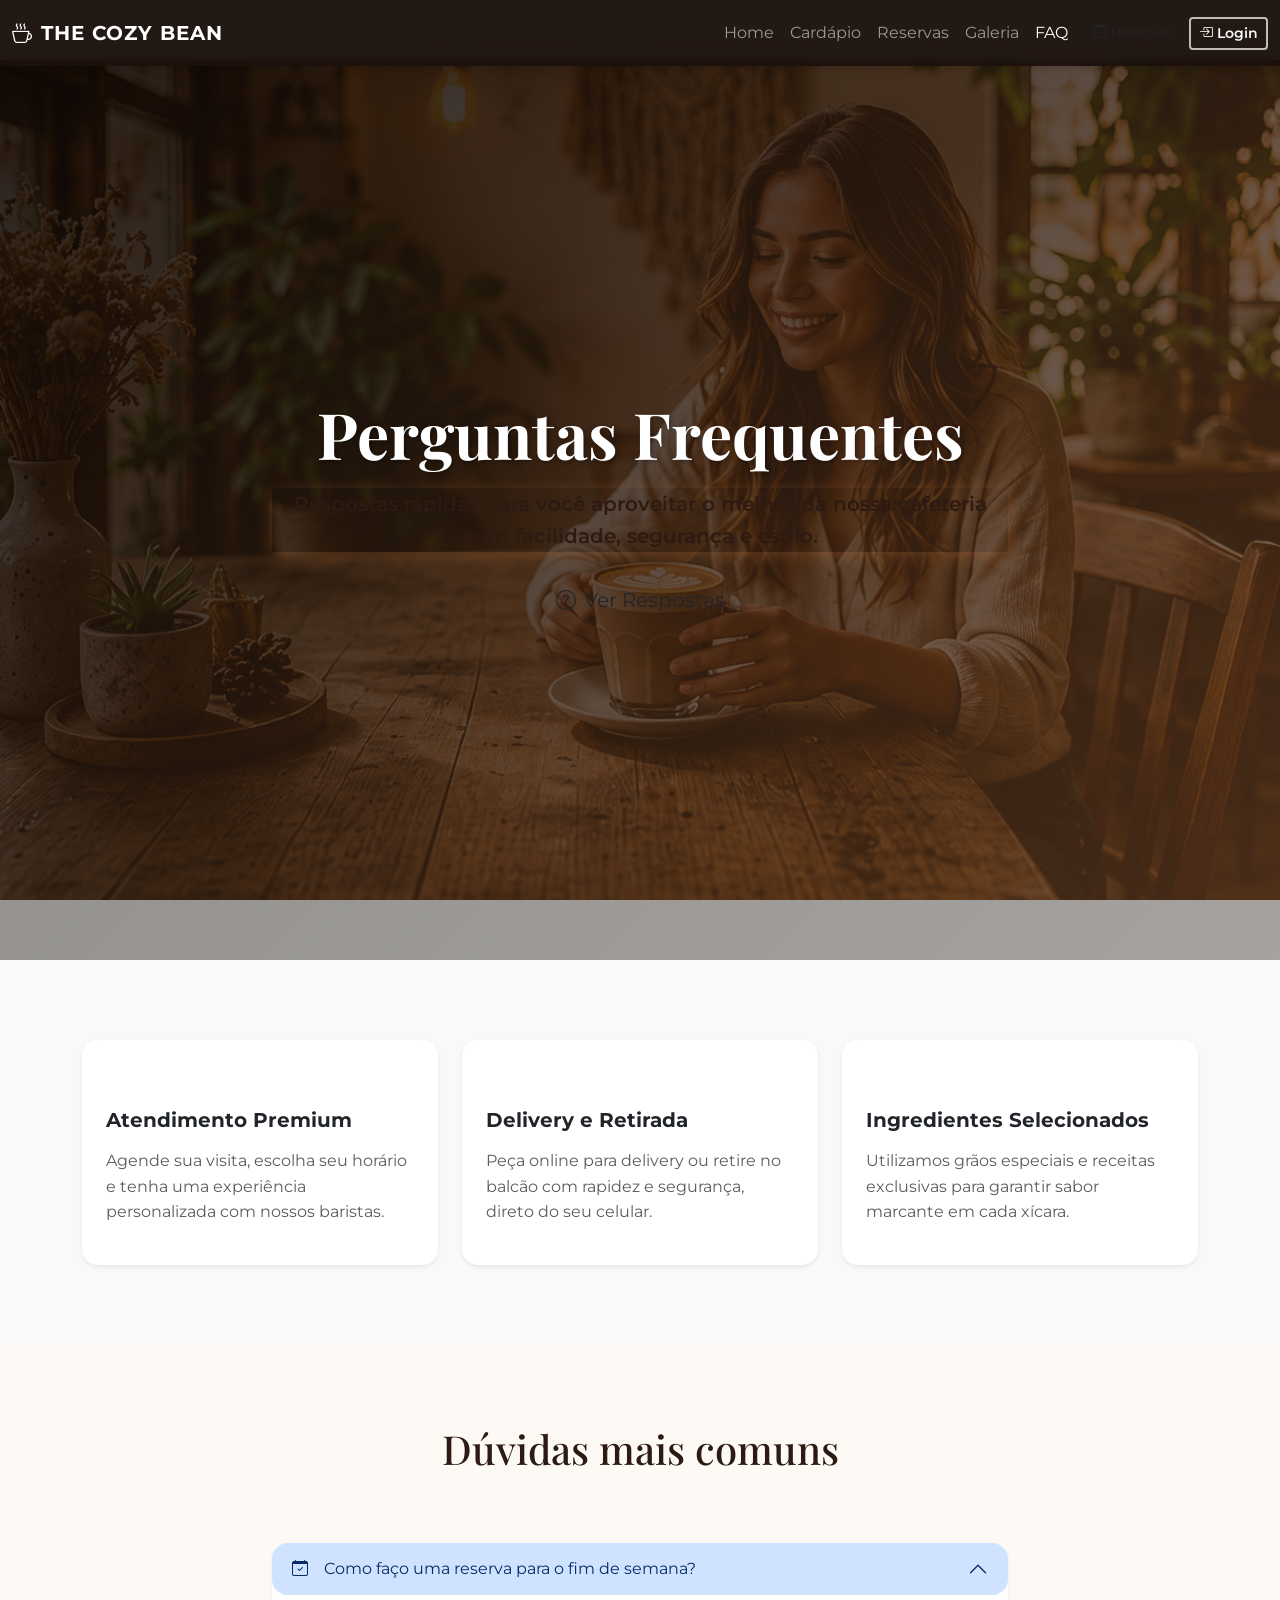
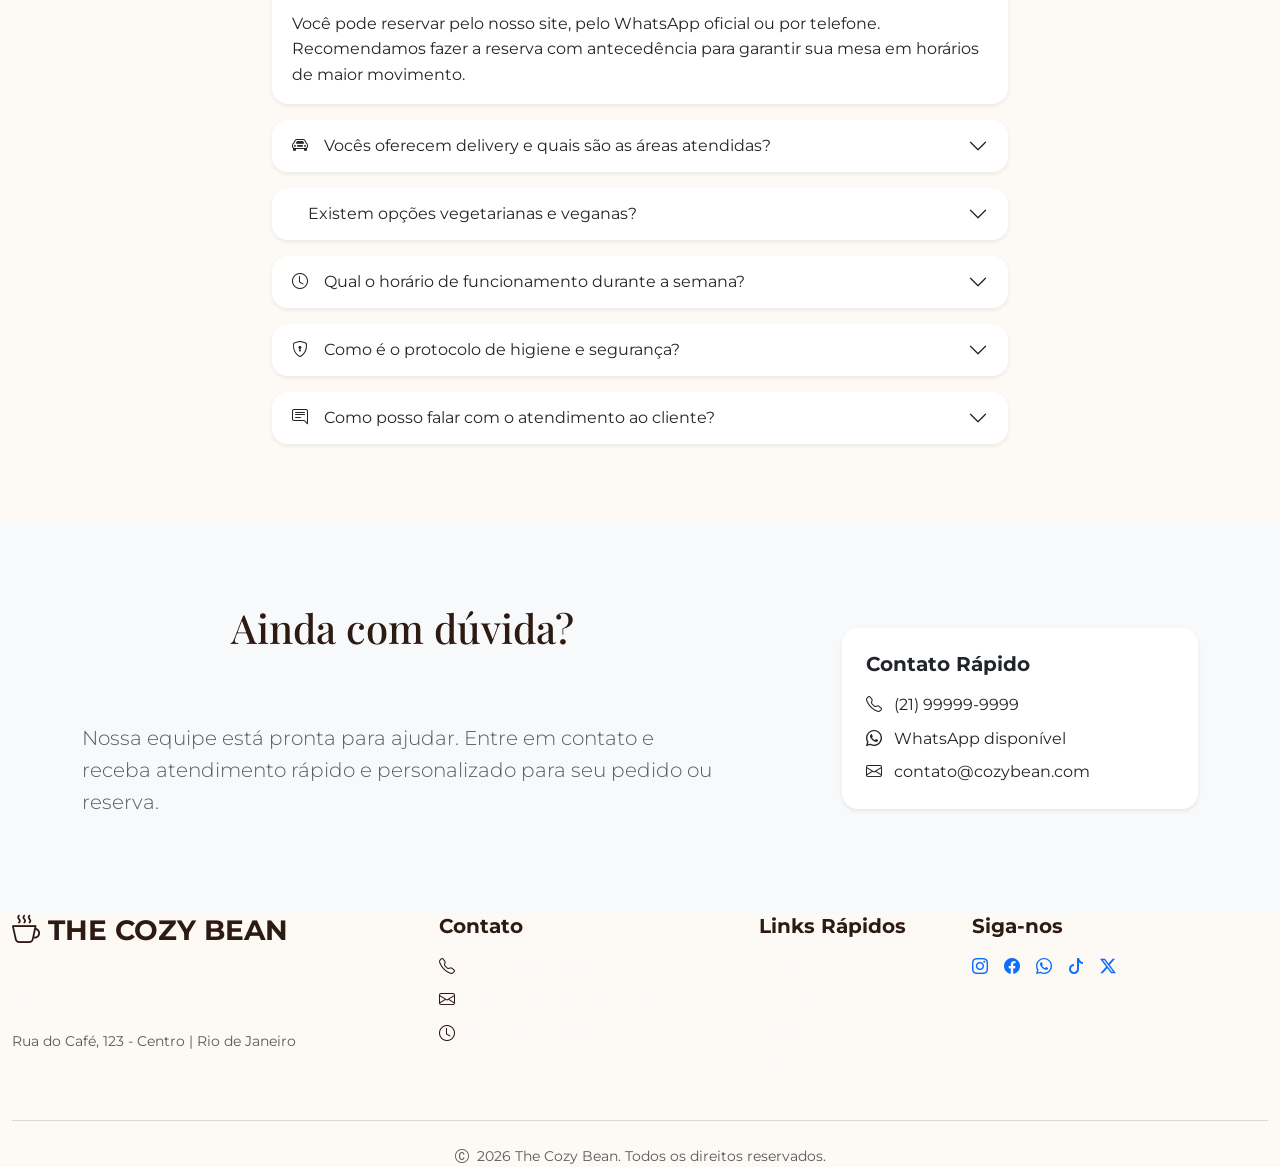
<file: cozy-bean/faq.html>
<!DOCTYPE html>
<html lang="pt-BR">

<head>
    <meta charset="UTF-8">
    <meta name="viewport" content="width=device-width, initial-scale=1.0">

    <title>FAQ | The Cozy Bean - Café Artesanal</title>

    <!-- Bootstrap -->
    <link href="https://cdn.jsdelivr.net/npm/bootstrap@5.3.8/dist/css/bootstrap.min.css" rel="stylesheet">

    <!-- Bootstrap Icons -->
    <link href="https://cdn.jsdelivr.net/npm/bootstrap-icons@1.11.3/font/bootstrap-icons.css" rel="stylesheet">

    <!-- Google Fonts -->
    <link
        href="https://fonts.googleapis.com/css2?family=Playfair+Display:wght@700&family=Montserrat:wght@300;400;500;600;700&display=swap"
        rel="stylesheet">

    <link rel="stylesheet" href="css/style.css">
</head>

<body>

    <!-- ===================================
         NAVBAR
    ==================================== -->

    <nav class="navbar navbar-expand-lg navbar-dark fixed-top custom-navbar">
        <div class="container-fluid">
            <a class="navbar-brand logo fw-bold" href="index.html">
                <i class="bi bi-cup-hot me-2"></i>THE COZY BEAN
            </a>

            <button class="navbar-toggler" type="button" data-bs-toggle="collapse" data-bs-target="#menu"
                aria-controls="menu" aria-expanded="false" aria-label="Toggle navigation">
                <span class="navbar-toggler-icon"></span>
            </button>

            <div class="collapse navbar-collapse" id="menu">
                <ul class="navbar-nav ms-auto">
                    <li class="nav-item">
                        <a href="index.html" class="nav-link">Home</a>
                    </li>
                    <li class="nav-item">
                        <a href="produtos.html" class="nav-link">Cardápio</a>
                    </li>
                    <li class="nav-item">
                        <a href="index.html#reservas" class="nav-link">Reservas</a>
                    </li>
                    <li class="nav-item">
                        <a href="index.html#galeria" class="nav-link">Galeria</a>
                    </li>
                    <li class="nav-item">
                        <a href="faq.html" class="nav-link active">FAQ</a>
                    </li>
                </ul>

                <div class="d-flex gap-2 ms-2">
                    <a href="index.html#reservas" class="btn btn-caramel btn-sm">
                        <i class="bi bi-calendar-check me-1"></i>Reservar
                    </a>
                    <button class="btn btn-outline-light btn-sm" type="button" data-bs-toggle="modal"
                        data-bs-target="#loginModal">
                        <i class="bi bi-box-arrow-in-right me-1"></i>Login
                    </button>
                </div>
            </div>
        </div>
    </nav>

    <!-- ===================================
         HERO FAQ
    ==================================== -->

    <header class="hero-section" style="background: linear-gradient(135deg, rgba(24, 13, 8, 0.8) 0%, rgba(198, 122, 66, 0.55) 100%), url('img/hero.png') center/cover; background-attachment: fixed;">
        <div class="overlay"></div>
        <div class="container hero-content text-center">
            <div class="row justify-content-center">
                <div class="col-lg-8 col-12">
                    <h1 class="hero-title display-4 fw-bold mb-3">Perguntas Frequentes</h1>
                    <p class="hero-subtitle lead mb-4">Respostas rápidas para você aproveitar o melhor da nossa cafeteria com facilidade, segurança e estilo.</p>
                    <a href="#faq-sections" class="btn btn-caramel btn-lg">
                        <i class="bi bi-question-circle me-2"></i>Ver Respostas</a>
                </div>
            </div>
        </div>
    </header>

    <!-- ===================================
         FAQ INFO CARDS
    ==================================== -->

    <section class="section-padding bg-light">
        <div class="container">
            <div class="row g-4">
                <div class="col-md-4 col-12">
                    <div class="card rounded-4 shadow-sm border-0 h-100">
                        <div class="card-body p-4">
                            <span class="badge bg-caramel text-white mb-3 px-3 py-2 rounded-pill">Serviço</span>
                            <h5 class="fw-bold mb-3">Atendimento Premium</h5>
                            <p class="text-muted">Agende sua visita, escolha seu horário e tenha uma experiência personalizada com nossos baristas.</p>
                        </div>
                    </div>
                </div>
                <div class="col-md-4 col-12">
                    <div class="card rounded-4 shadow-sm border-0 h-100">
                        <div class="card-body p-4">
                            <span class="badge bg-caramel text-white mb-3 px-3 py-2 rounded-pill">Entrega</span>
                            <h5 class="fw-bold mb-3">Delivery e Retirada</h5>
                            <p class="text-muted">Peça online para delivery ou retire no balcão com rapidez e segurança, direto do seu celular.</p>
                        </div>
                    </div>
                </div>
                <div class="col-md-4 col-12">
                    <div class="card rounded-4 shadow-sm border-0 h-100">
                        <div class="card-body p-4">
                            <span class="badge bg-caramel text-white mb-3 px-3 py-2 rounded-pill">Qualidade</span>
                            <h5 class="fw-bold mb-3">Ingredientes Selecionados</h5>
                            <p class="text-muted">Utilizamos grãos especiais e receitas exclusivas para garantir sabor marcante em cada xícara.</p>
                        </div>
                    </div>
                </div>
            </div>
        </div>
    </section>

    <!-- ===================================
         FAQ SECTION
    ==================================== -->

    <section id="faq-sections" class="section-padding">
        <div class="container">
            <h2 class="section-title">Dúvidas mais comuns</h2>
            <div class="row justify-content-center">
                <div class="col-lg-8 col-12">
                    <div class="accordion" id="faqAccordion">

                        <div class="accordion-item border-0 mb-3 shadow-sm rounded-4">
                            <h2 class="accordion-header" id="headingOne">
                                <button class="accordion-button rounded-4" type="button" data-bs-toggle="collapse"
                                    data-bs-target="#collapseOne" aria-expanded="true" aria-controls="collapseOne">
                                    <i class="bi bi-calendar-check me-3 text-caramel"></i>Como faço uma reserva para o fim de semana?
                                </button>
                            </h2>
                            <div id="collapseOne" class="accordion-collapse collapse show" aria-labelledby="headingOne"
                                data-bs-parent="#faqAccordion">
                                <div class="accordion-body">
                                    Você pode reservar pelo nosso site, pelo WhatsApp oficial ou por telefone. Recomendamos fazer a reserva com antecedência para garantir sua mesa em horários de maior movimento.
                                </div>
                            </div>
                        </div>

                        <div class="accordion-item border-0 mb-3 shadow-sm rounded-4">
                            <h2 class="accordion-header" id="headingTwo">
                                <button class="accordion-button rounded-4 collapsed" type="button" data-bs-toggle="collapse"
                                    data-bs-target="#collapseTwo" aria-expanded="false" aria-controls="collapseTwo">
                                    <i class="bi bi-car-front me-3 text-caramel"></i>Vocês oferecem delivery e quais são as áreas atendidas?
                                </button>
                            </h2>
                            <div id="collapseTwo" class="accordion-collapse collapse" aria-labelledby="headingTwo"
                                data-bs-parent="#faqAccordion">
                                <div class="accordion-body">
                                    Sim, temos delivery para toda a zona sul e região central. O valor da entrega varia conforme a distância e pode ser conferido na hora do pedido.</n></div>
                            </div>
                        </div>

                        <div class="accordion-item border-0 mb-3 shadow-sm rounded-4">
                            <h2 class="accordion-header" id="headingThree">
                                <button class="accordion-button rounded-4 collapsed" type="button" data-bs-toggle="collapse"
                                    data-bs-target="#collapseThree" aria-expanded="false" aria-controls="collapseThree">
                                    <i class="bi bi-leaf me-3 text-caramel"></i>Existem opções vegetarianas e veganas?
                                </button>
                            </h2>
                            <div id="collapseThree" class="accordion-collapse collapse" aria-labelledby="headingThree"
                                data-bs-parent="#faqAccordion">
                                <div class="accordion-body">
                                    Sim, temos uma seleção especial de bebidas, snacks e sobremesas veganas. Nossa equipe também pode adaptar alguns itens do cardápio para você.</div>
                            </div>
                        </div>

                        <div class="accordion-item border-0 mb-3 shadow-sm rounded-4">
                            <h2 class="accordion-header" id="headingFour">
                                <button class="accordion-button rounded-4 collapsed" type="button" data-bs-toggle="collapse"
                                    data-bs-target="#collapseFour" aria-expanded="false" aria-controls="collapseFour">
                                    <i class="bi bi-clock me-3 text-caramel"></i>Qual o horário de funcionamento durante a semana?
                                </button>
                            </h2>
                            <div id="collapseFour" class="accordion-collapse collapse" aria-labelledby="headingFour"
                                data-bs-parent="#faqAccordion">
                                <div class="accordion-body">
                                    Funcionamos de segunda a sexta das 7h às 22h, e aos sábados e domingos das 8h às 23h. Em feriados, o horário pode sofrer pequenas alterações.</div>
                            </div>
                        </div>

                        <div class="accordion-item border-0 mb-3 shadow-sm rounded-4">
                            <h2 class="accordion-header" id="headingFive">
                                <button class="accordion-button rounded-4 collapsed" type="button" data-bs-toggle="collapse"
                                    data-bs-target="#collapseFive" aria-expanded="false" aria-controls="collapseFive">
                                    <i class="bi bi-shield-lock me-3 text-caramel"></i>Como é o protocolo de higiene e segurança?
                                </button>
                            </h2>
                            <div id="collapseFive" class="accordion-collapse collapse" aria-labelledby="headingFive"
                                data-bs-parent="#faqAccordion">
                                <div class="accordion-body">
                                    Mantemos um rigoroso protocolo de higiene, com limpeza constante de superfícies, luvas e máscaras para a equipe, além de álcool em gel disponível em todo o ambiente.</div>
                            </div>
                        </div>

                        <div class="accordion-item border-0 shadow-sm rounded-4">
                            <h2 class="accordion-header" id="headingSix">
                                <button class="accordion-button rounded-4 collapsed" type="button" data-bs-toggle="collapse"
                                    data-bs-target="#collapseSix" aria-expanded="false" aria-controls="collapseSix">
                                    <i class="bi bi-chat-right-text me-3 text-caramel"></i>Como posso falar com o atendimento ao cliente?
                                </button>
                            </h2>
                            <div id="collapseSix" class="accordion-collapse collapse" aria-labelledby="headingSix"
                                data-bs-parent="#faqAccordion">
                                <div class="accordion-body">
                                    Você pode entrar em contato pelo WhatsApp, telefone ou e-mail. Também atendemos mensagens diretas nas nossas redes sociais para dúvidas rápidas.</div>
                            </div>
                        </div>

                    </div>
                </div>
            </div>
        </div>
    </section>

    <!-- ===================================
         CTA FINAL
    ==================================== -->

    <section class="section-padding bg-light">
        <div class="container">
            <div class="row align-items-center justify-content-between g-4">
                <div class="col-lg-7 col-12">
                    <h2 class="section-title">Ainda com dúvida?</h2>
                    <p class="lead text-muted">Nossa equipe está pronta para ajudar. Entre em contato e receba atendimento rápido e personalizado para seu pedido ou reserva.</p>
                </div>
                <div class="col-lg-4 col-12">
                    <div class="card rounded-4 shadow-sm border-0 p-4 bg-white">
                        <h5 class="fw-bold mb-3">Contato Rápido</h5>
                        <p class="mb-2"><i class="bi bi-telephone me-2 text-caramel"></i> (21) 99999-9999</p>
                        <p class="mb-2"><i class="bi bi-whatsapp me-2 text-caramel"></i> WhatsApp disponível</p>
                        <p class="mb-0"><i class="bi bi-envelope me-2 text-caramel"></i> contato@cozybean.com</p>
                    </div>
                </div>
            </div>
        </div>
    </section>

    <!-- ===================================
         FOOTER
    ==================================== -->

    <footer class="footer">
        <div class="container-fluid">
            <div class="row g-4 align-items-start">
                <div class="col-lg-4 col-md-6 col-12">
                    <h3 class="footer-brand fw-bold mb-3">
                        <i class="bi bi-cup-hot me-2"></i>THE COZY BEAN
                    </h3>
                    <p class="text-light">Criando experiências inesquecíveis em cada xícara de café.</p>
                    <p class="small text-muted">Rua do Café, 123 - Centro | Rio de Janeiro</p>
                </div>
                <div class="col-lg-3 col-md-6 col-12">
                    <h5 class="footer-title fw-bold mb-3">Contato</h5>
                    <ul class="list-unstyled">
                        <li class="mb-2">
                            <i class="bi bi-telephone me-2"></i>
                            <a href="tel:+552199999999" class="text-decoration-none text-light">(21) 99999-9999</a>
                        </li>
                        <li class="mb-2">
                            <i class="bi bi-envelope me-2"></i>
                            <a href="mailto:contato@cozybean.com" class="text-decoration-none text-light">contato@cozybean.com</a>
                        </li>
                        <li>
                            <i class="bi bi-clock me-2"></i>
                            <span class="text-light">Seg-Sex: 7h-22h</span>
                        </li>
                    </ul>
                </div>
                <div class="col-lg-2 col-md-6 col-12">
                    <h5 class="footer-title fw-bold mb-3">Links Rápidos</h5>
                    <ul class="list-unstyled">
                        <li class="mb-2"><a href="index.html" class="text-decoration-none text-light hover-link">Home</a></li>
                        <li class="mb-2"><a href="produtos.html" class="text-decoration-none text-light hover-link">Cardápio</a></li>
                        <li class="mb-2"><a href="index.html#galeria" class="text-decoration-none text-light hover-link">Galeria</a></li>
                        <li><a href="faq.html" class="text-decoration-none text-light hover-link">FAQ</a></li>
                    </ul>
                </div>
                <div class="col-lg-3 col-md-6 col-12">
                    <h5 class="footer-title fw-bold mb-3">Siga-nos</h5>
                    <div class="social-links d-flex flex-wrap gap-3">
                        <a href="https://www.instagram.com" target="_blank" rel="noopener noreferrer" class="social-link instagram"
                            aria-label="Instagram">
                            <i class="bi bi-instagram"></i>
                        </a>
                        <a href="https://www.facebook.com/" target="_blank" rel="noopener noreferrer" class="social-link facebook"
                            aria-label="Facebook">
                            <i class="bi bi-facebook"></i>
                        </a>
                        <a href="https://www.whatsapp.com/" target="_blank" rel="noopener noreferrer" class="social-link whatsapp"
                            aria-label="WhatsApp">
                            <i class="bi bi-whatsapp"></i>
                        </a>
                        <a href="https://www.tiktok.com/" target="_blank" rel="noopener noreferrer" class="social-link tiktok"
                            aria-label="TikTok">
                            <i class="bi bi-tiktok"></i>
                        </a>
                        <a href="https://x.com/" target="_blank" rel="noopener noreferrer" class="social-link twitter"
                            aria-label="X">
                            <i class="bi bi-twitter-x"></i>
                        </a>
                    </div>
                </div>
            </div>

            <hr class="border-secondary my-4">

            <div class="row">
                <div class="col-12 text-center">
                    <p class="text-muted small mb-0">
                        <i class="bi bi-c-circle me-1"></i> 2026 The Cozy Bean. Todos os direitos reservados.
                    </p>
                </div>
            </div>
        </div>
    </footer>

    <!-- Modais -->
    <div class="modal fade" id="loginModal" tabindex="-1" aria-labelledby="loginModalLabel" aria-hidden="true">
        <div class="modal-dialog modal-dialog-centered">
            <div class="modal-content">
                <div class="modal-header border-0">
                    <h5 class="modal-title fw-bold" id="loginModalLabel">Fazer Login</h5>
                    <button type="button" class="btn-close" data-bs-dismiss="modal" aria-label="Close"></button>
                </div>
                <div class="modal-body">
                    <form>
                        <div class="mb-3">
                            <label for="loginEmailFaq" class="form-label">E-mail</label>
                            <input type="email" class="form-control" id="loginEmailFaq" required>
                        </div>
                        <div class="mb-3">
                            <label for="loginPasswordFaq" class="form-label">Senha</label>
                            <input type="password" class="form-control" id="loginPasswordFaq" required>
                        </div>
                        <button type="submit" class="btn btn-caramel w-100">Entrar</button>
                    </form>
                </div>
            </div>
        </div>
    </div>

    <!-- Bootstrap JS -->
    <script src="https://cdn.jsdelivr.net/npm/bootstrap@5.3.8/dist/js/bootstrap.bundle.min.js"></script>
    <script src="js/script.js"></script>

</body>

</html>
</file>
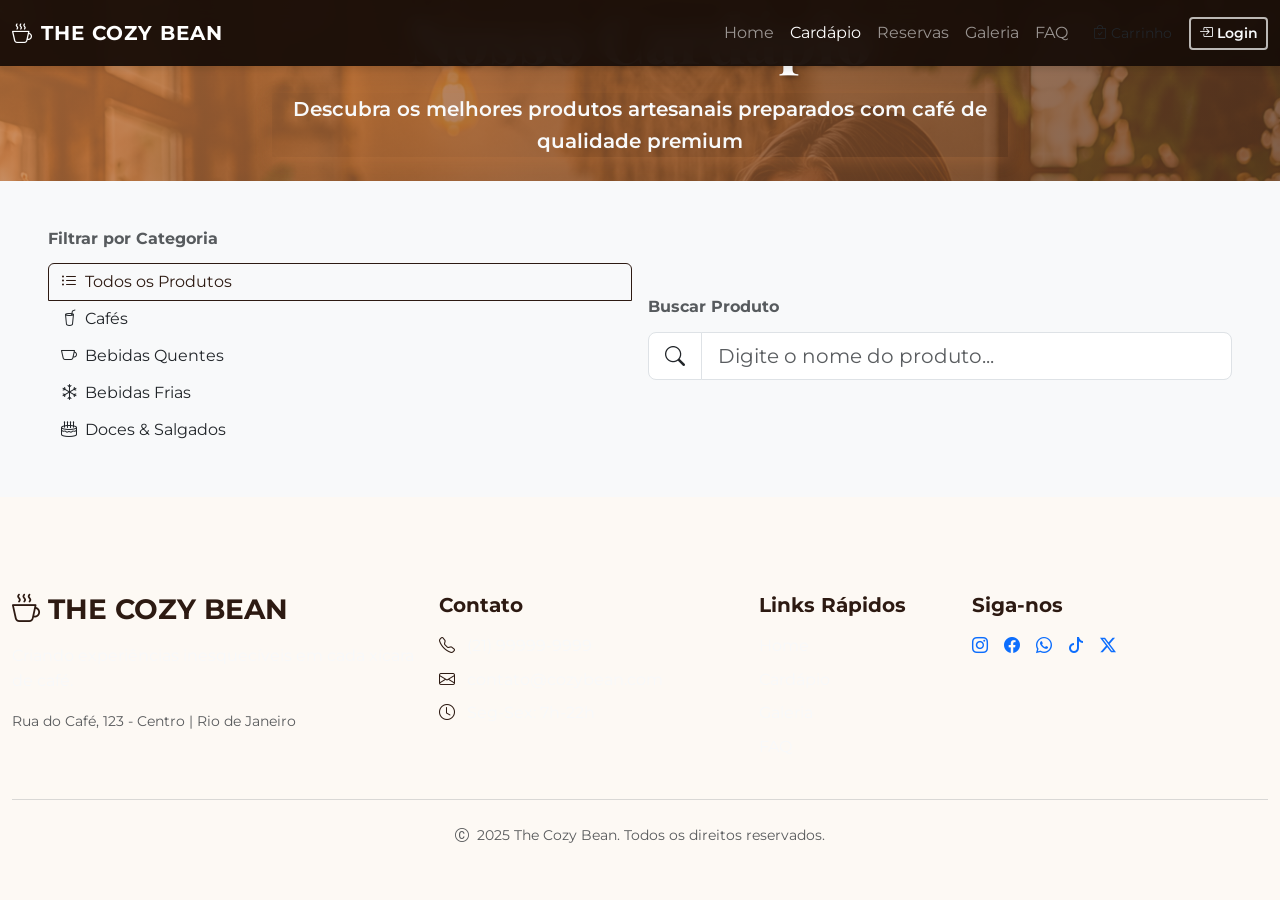
<file: cozy-bean/produtos.html>
<!DOCTYPE html>
<html lang="pt-BR">

<head>
    <meta charset="UTF-8">
    <meta name="viewport" content="width=device-width, initial-scale=1.0">

    <title>Cardápio | The Cozy Bean - Café Artesanal</title>

    <!-- Bootstrap -->
    <link href="https://cdn.jsdelivr.net/npm/bootstrap@5.3.8/dist/css/bootstrap.min.css" rel="stylesheet">

    <!-- Bootstrap Icons -->
    <link href="https://cdn.jsdelivr.net/npm/bootstrap-icons@1.11.3/font/bootstrap-icons.css" rel="stylesheet">

    <!-- Google Fonts -->
    <link
        href="https://fonts.googleapis.com/css2?family=Playfair+Display:wght@700&family=Montserrat:wght@300;400;500;600;700&display=swap"
        rel="stylesheet">

    <link rel="stylesheet" href="css/style.css">
</head>

<body>

    <!-- ===================================
         NAVBAR
    ==================================== -->

    <nav class="navbar navbar-expand-lg navbar-dark fixed-top custom-navbar">

        <div class="container-fluid">

            <a class="navbar-brand logo fw-bold" href="index.html">
                <i class="bi bi-cup-hot me-2"></i>THE COZY BEAN
            </a>

            <button class="navbar-toggler" type="button" data-bs-toggle="collapse" data-bs-target="#menu" aria-controls="menu" aria-expanded="false" aria-label="Toggle navigation">
                <span class="navbar-toggler-icon"></span>
            </button>

            <div class="collapse navbar-collapse" id="menu">

                <ul class="navbar-nav ms-auto">

                    <li class="nav-item">
                        <a href="index.html#cardapio" class="nav-link">Home</a>
                    </li>

                    <li class="nav-item">
                        <a href="produtos.html" class="nav-link active">Cardápio</a>
                    </li>

                    <li class="nav-item">
                        <a href="index.html#reservas" class="nav-link">Reservas</a>
                    </li>

                    <li class="nav-item">
                        <a href="index.html#galeria" class="nav-link">Galeria</a>
                    </li>

                    <li class="nav-item">
                        <a href="index.html#faq" class="nav-link">FAQ</a>
                    </li>

                </ul>

                <div class="d-flex gap-2 ms-2">

                    <button class="btn btn-caramel btn-sm position-relative" type="button" data-bs-toggle="modal" data-bs-target="#carrinhoModal">
                        <i class="bi bi-bag-check me-1"></i>Carrinho
                        <span class="position-absolute top-0 start-100 translate-middle badge rounded-pill bg-danger cart-count" style="display: none;">
                            0
                        </span>
                    </button>

                    <button class="btn btn-outline-light btn-sm" type="button" data-bs-toggle="modal" data-bs-target="#loginModal">
                        <i class="bi bi-box-arrow-in-right me-1"></i>Login
                    </button>

                </div>

            </div>

        </div>

    </nav>

    <!-- ===================================
         HERO PRODUTOS
    ==================================== -->

    <section class="hero-produtos" style="background: linear-gradient(135deg, rgba(198, 122, 66, 0.8) 0%, rgba(45, 26, 18, 0.8) 100%), url('img/hero.png') center/cover; background-attachment: fixed;" id="topo">

        <div class="container">
            <div class="row align-items-center justify-content-center text-center">
                <div class="col-lg-8 col-12">
                    <h1 class="hero-title display-4 fw-bold mb-3">Nosso Cardápio</h1>
                    <p class="hero-subtitle lead text-light mb-4">
                        Descubra os melhores produtos artesanais preparados com café de qualidade premium
                    </p>
                </div>
            </div>
        </div>

    </section>

    <!-- ===================================
         FILTROS & BUSCA
    ==================================== -->

    <section class="py-5 bg-light">

        <div class="container-fluid px-3 px-md-5">

            <div class="row align-items-center g-3">

                <!-- Filtro por Categoria -->
                <div class="col-lg-6 col-md-6 col-12">
                    <div class="filtro-container">
                        <h6 class="fw-bold text-muted mb-3">Filtrar por Categoria</h6>
                        <div class="btn-group-vertical w-100" role="group">
                            <input type="radio" class="btn-check" name="categoria" id="cat-todos" value="todos" checked>
                            <label class="btn btn-outline-caramel text-start" for="cat-todos">
                                <i class="bi bi-list-ul me-2"></i>Todos os Produtos
                            </label>

                            <input type="radio" class="btn-check" name="categoria" id="cat-cafes" value="cafes">
                            <label class="btn btn-outline-caramel text-start" for="cat-cafes">
                                <i class="bi bi-cup-straw me-2"></i>Cafés
                            </label>

                            <input type="radio" class="btn-check" name="categoria" id="cat-bebidas" value="bebidas">
                            <label class="btn btn-outline-caramel text-start" for="cat-bebidas">
                                <i class="bi bi-cup me-2"></i>Bebidas Quentes
                            </label>

                            <input type="radio" class="btn-check" name="categoria" id="cat-frios" value="frios">
                            <label class="btn btn-outline-caramel text-start" for="cat-frios">
                                <i class="bi bi-snow me-2"></i>Bebidas Frias
                            </label>

                            <input type="radio" class="btn-check" name="categoria" id="cat-doces" value="doces">
                            <label class="btn btn-outline-caramel text-start" for="cat-doces">
                                <i class="bi bi-cake2 me-2"></i>Doces & Salgados
                            </label>
                        </div>
                    </div>
                </div>

                <!-- Busca -->
                <div class="col-lg-6 col-md-6 col-12">
                    <div class="search-container">
                        <h6 class="fw-bold text-muted mb-3">Buscar Produto</h6>
                        <div class="input-group input-group-lg">
                            <span class="input-group-text bg-white border-caramel">
                                <i class="bi bi-search"></i>
                            </span>
                            <input type="text" id="searchInput" class="form-control border-caramel" placeholder="Digite o nome do produto..." aria-label="Buscar">
                        </div>
                    </div>
                </div>

            </div>

        </div>

    </section>

    <!-- ===================================
         GRID DE PRODUTOS
    ==================================== -->

    <section class="py-5">

        <div class="container-fluid px-3 px-md-5">

            <div id="produtosGrid" class="row g-4">
                <!-- Produtos serão inseridos aqui pelo JavaScript -->
            </div>

            <div id="semResultado" class="alert alert-info text-center mt-5" style="display: none;">
                <i class="bi bi-info-circle me-2"></i>
                <strong>Nenhum produto encontrado.</strong> Tente otra busca!
            </div>

        </div>

    </section>

    <!-- ===================================
         FOOTER
    ==================================== -->

    <footer class="footer">
        <div class="container-fluid">
            <div class="row g-4 align-items-start">

                <div class="col-lg-4 col-md-6 col-12">
                    <h3 class="footer-brand fw-bold mb-3">
                        <i class="bi bi-cup-hot me-2"></i>THE COZY BEAN
                    </h3>
                    <p class="text-light">Criando experiências inesquecíveis em cada xícara de café.</p>
                    <p class="small text-muted">Rua do Café, 123 - Centro | Rio de Janeiro</p>
                </div>

                <div class="col-lg-3 col-md-6 col-12">
                    <h5 class="footer-title fw-bold mb-3">Contato</h5>
                    <ul class="list-unstyled">
                        <li class="mb-2">
                            <i class="bi bi-telephone me-2"></i>
                            <a href="tel:+552199999999" class="text-decoration-none text-light">(21) 99999-9999</a>
                        </li>
                        <li class="mb-2">
                            <i class="bi bi-envelope me-2"></i>
                            <a href="mailto:contato@cozybean.com" class="text-decoration-none text-light">contato@cozybean.com</a>
                        </li>
                        <li>
                            <i class="bi bi-clock me-2"></i>
                            <span class="text-light">Seg-Sex: 7h-22h</span>
                        </li>
                    </ul>
                </div>

                <div class="col-lg-2 col-md-6 col-12">
                    <h5 class="footer-title fw-bold mb-3">Links Rápidos</h5>
                    <ul class="list-unstyled">
                        <li class="mb-2">
                            <a href="index.html#cardapio" class="text-decoration-none text-light hover-link">Home</a>
                        </li>
                        <li class="mb-2">
                            <a href="produtos.html" class="text-decoration-none text-light hover-link">Cardápio</a>
                        </li>
                        <li class="mb-2">
                            <a href="index.html#galeria" class="text-decoration-none text-light hover-link">Galeria</a>
                        </li>
                        <li>
                            <a href="index.html#faq" class="text-decoration-none text-light hover-link">FAQ</a>
                        </li>
                    </ul>
                </div>

                <div class="col-lg-3 col-md-6 col-12">
                    <h5 class="footer-title fw-bold mb-3">Siga-nos</h5>
                    <div class="social-links d-flex flex-wrap gap-3">
                        <a href="https://www.instagram.com" target="_blank" rel="noopener noreferrer" class="social-link instagram" aria-label="Instagram">
                            <i class="bi bi-instagram"></i>
                        </a>
                        <a href="https://www.facebook.com/" target="_blank" rel="noopener noreferrer" class="social-link facebook" aria-label="Facebook">
                            <i class="bi bi-facebook"></i>
                        </a>
                        <a href="https://www.whatsapp.com/" target="_blank" rel="noopener noreferrer" class="social-link whatsapp" aria-label="WhatsApp">
                            <i class="bi bi-whatsapp"></i>
                        </a>
                        <a href="https://www.tiktok.com/" target="_blank" rel="noopener noreferrer" class="social-link tiktok" aria-label="TikTok">
                            <i class="bi bi-tiktok"></i>
                        </a>
                        <a href="https://x.com/" target="_blank" rel="noopener noreferrer" class="social-link twitter" aria-label="X">
                            <i class="bi bi-twitter-x"></i>
                        </a>
                    </div>
                </div>

            </div>

            <hr class="border-secondary my-4">

            <div class="row">
                <div class="col-12 text-center">
                    <p class="text-muted small mb-0">
                        <i class="bi bi-c-circle me-1"></i> 2025 The Cozy Bean. Todos os direitos reservados.
                    </p>
                </div>
            </div>
        </div>
    </footer>

    <!-- ===================================
         MODAL CARRINHO
    ==================================== -->

    <div class="modal fade" id="carrinhoModal" tabindex="-1" aria-labelledby="carrinhoModalLabel" aria-hidden="true">
        <div class="modal-dialog modal-lg modal-dialog-scrollable">
            <div class="modal-content">
                <div class="modal-header border-0">
                    <h5 class="modal-title fw-bold" id="carrinhoModalLabel">
                        <i class="bi bi-bag-check me-2"></i>Seu Carrinho
                    </h5>
                    <button type="button" class="btn-close" data-bs-dismiss="modal" aria-label="Close"></button>
                </div>
                <div class="modal-body">
                    <div id="carrinhoContent">
                        <div class="alert alert-info text-center">
                            <i class="bi bi-emoji-smile me-2"></i>
                            Seu carrinho está vazio. Adicione produtos para começar!
                        </div>
                    </div>
                </div>
                <div class="modal-footer border-top">
                    <div class="w-100">
                        <div class="row align-items-center">
                            <div class="col-6">
                                <strong>Total: R$ <span id="totalCarrinho">0.00</span></strong>
                            </div>
                            <div class="col-6 text-end">
                                <button type="button" class="btn btn-secondary btn-sm me-2" data-bs-dismiss="modal">Continuar Comprando</button>
                                <button type="button" class="btn btn-caramel btn-sm">Finalizar Pedido</button>
                            </div>
                        </div>
                    </div>
                </div>
            </div>
        </div>
    </div>

    <!-- ===================================
         MODAL LOGIN
    ==================================== -->

    <div class="modal fade" id="loginModal" tabindex="-1" aria-labelledby="loginModalLabel" aria-hidden="true">
        <div class="modal-dialog modal-dialog-centered">
            <div class="modal-content">
                <div class="modal-header border-0">
                    <h5 class="modal-title fw-bold" id="loginModalLabel">Fazer Login</h5>
                    <button type="button" class="btn-close" data-bs-dismiss="modal" aria-label="Close"></button>
                </div>
                <div class="modal-body">
                    <form>
                        <div class="mb-3">
                            <label for="loginEmail" class="form-label">E-mail</label>
                            <input type="email" class="form-control" id="loginEmail" required>
                        </div>
                        <div class="mb-3">
                            <label for="loginPassword" class="form-label">Senha</label>
                            <input type="password" class="form-control" id="loginPassword" required>
                        </div>
                        <button type="submit" class="btn btn-caramel w-100">Entrar</button>
                    </form>
                </div>
            </div>
        </div>
    </div>

    <!-- Bootstrap JS -->
    <script src="https://cdn.jsdelivr.net/npm/bootstrap@5.3.8/dist/js/bootstrap.bundle.min.js"></script>

    <!-- Custom JS -->
    <script src="js/script.js"></script>
    <script src="js/produtos.js"></script>

</body>

</html>
</file>
<file: cozy-bean/css/style.css>
:root {
    --color-primary-caramel: #C67A42;
    --color-text-dark: #2D1A12;
    --color-bg-cream: #FDF9F4;
    --color-bg-beige: #F2E3D5;
    --footer: #180D08;
    --transition: all 0.3s cubic-bezier(0.4, 0, 0.2, 1);
}

* {
    margin: 0;
    padding: 0;
    box-sizing: border-box;
}

html {
    scroll-behavior: smooth;
}

body {
    font-family: 'Montserrat', sans-serif;
    background: var(--color-bg-cream);
    color: var(--color-text-dark);
    line-height: 1.6;
    overflow-x: hidden;
}

.section-padding {
    padding: 80px 0;
}

@media (max-width: 768px) {
    .section-padding {
        padding: 60px 0;
    }
}

@media (max-width: 576px) {
    .section-padding {
        padding: 40px 0;
    }
}

.logo {
    font-weight: 700;
    letter-spacing: 1px;
    transition: var(--transition);
}

.logo:hover {
    transform: scale(1.05);
}

.custom-navbar {
    background: rgba(24, 13, 8, 0.95);
    backdrop-filter: blur(10px);
    transition: var(--transition);
    box-shadow: 0 4px 6px rgba(0, 0, 0, 0.1);
    padding: 0.75rem 0;
}

.hero-section {
    height: 100vh;
    min-height: 600px;
    background: url('../img/hero.png') center center/cover;
    background-attachment: fixed;
    position: relative;
    display: flex;
    align-items: center;
    justify-content: center;
    margin-top: 60px;
}

.overlay {
    position: absolute;
    inset: 0;
    background: linear-gradient(135deg, rgba(0, 0, 0, 0.45) 0%, rgba(0, 0, 0, 0.35) 100%);
}

.hero-content {
    position: relative;
    z-index: 2;
}

.hero-title {
    font-family: 'Playfair Display', serif;
    color: #fff;
    font-size: clamp(2rem, 8vw, 4rem);
    font-weight: 700;
    line-height: 1.2;
    text-shadow: 2px 2px 4px rgba(0, 0, 0, 0.3);
}

.hero-subtitle {
    font-weight: 600;
    transition: var(--transition);
    box-shadow: 0 4px 15px rgba(198, 122, 66, 0.3);
}

.btn-caramel:hover {
    background: #a65f2f;
    transform: translateY(-3px);
    box-shadow: 0 6px 20px rgba(198, 122, 66, 0.4);
    color: #fff;
}

.btn-caramel:active {
    transform: translateY(-1px);
}

.btn-outline-light {
    font-weight: 600;
    transition: var(--transition);
    border: 2px solid rgba(255, 255, 255, 0.7);
}

.btn-outline-light:hover {
    background: #fff;
    color: var(--color-text-dark);
    border-color: #fff;
}

.stats {
    background: linear-gradient(135deg, #fff 0%, #f8f8f8 100%);
    padding: 60px 0;
}

.stat-card {
    padding: 30px 20px;
    transition: var(--transition);
    border-radius: 15px;
    background: transparent;
}

.stat-card:hover {
    transform: translateY(-10px);
    background: rgba(198, 122, 66, 0.05);
    border-radius: 20px;
}

.stat-icon {
    font-size: 3rem;
    color: var(--color-primary-caramel);
    display: block;
    margin-bottom: 15px;
}

.counter {
    color: var(--color-primary-caramel);
    font-size: clamp(2rem, 5vw, 3rem);
    font-weight: 700;
}

.section-title {
    text-align: center;
    font-family: 'Playfair Display', serif;
    font-size: clamp(1.8rem, 5vw, 2.5rem);
    margin-bottom: 50px;
    color: var(--color-text-dark);
    position: relative;
    padding-bottom: 20px;
}

.section-title::after {
    content: '';
    position: absolute;
    bottom: 0;
    left: 50%;
    transform: translateX(-50%);
    width: 60px;
    height: 3px;
    background: var(--color-primary-caramel)

.btn-caramel {
    background: var(--color-primary-caramel);
    color: #fff;
    border: none;
}

.btn-caramel:hover {
    background: #a65f2f;
    transform: translateY(-3px);
}

.stats {
    background: #fff;
    padding: 60px 0;
}

.counter {
    color: var(--color-primary-caramel);
    font-size: 3rem;
}

.section-title {
    text-align: center;
    font-family: 'Playfair Display', serif;
    margin-bottom: 50px;
}

.gallery-item {
    position: relative;
    overflow: hidden;
    border-radius: 15px;
    aspect-ratio: 1 / 1;
}

.gallery-item img {
    width: 100%;
    height: 100%;
    object-fit: cover;
    transition: var(--transition);
}

.gallery-item:hover img {
    transform: scale(1.1) rotate(2deg);
}

.form-box {
    background: #fff;
    padding: 40px;
    border-radius: 20px;
    box-shadow: 0 10px 40px rgba(0, 0, 0, 0.1);
    transition: var(--transition);
}

.form-box:hover {
    box-shadow: 0 15px 50px rgba(0, 0, 0, 0.15);
}

.form-box h2 {
    color: var(--color-text-dark);
    margin-bottom: 25px;
}

.form-box input,
.form-box textarea {
    border: 2px solid #e0e0e0;
    border-radius: 10px;
    transition: var(--transition);
    font-size: 1rem;
}

.form-box input:focus,
.form-box textarea:focus {
    border-color: var(--color-primary-caramel);
    box-shadow: 0 0 0 3px rgba(198, 122, 66, 0.1);
}

.footer {
    background: linear-gradient(135deg, var(--footer) 0%, #1a0f0a 100%);
    color: #fff;
    padding: 80px 0 30px;
}

.footer-brand {
    color: var(--color-primary-caramel);
    font-size: 1.5rem;
}

.footer-title {
    font-family: 'Playfair Display', serif;
    font-weight: 700;
    color: var(--color-primary-caramel);
    font-size: 1.1rem;
}

.footer-link {
    color: rgba(255, 255, 255, 0.8);
    text-decoration: none;
    transition: var(--transition);
    display: inline-block;
}

.footer-link:hover {
    color: var(--color-primary-caramel);
    transform: translateX(5px);
}

.social-link {
    display: inline-flex;
    align-items: center;
    justify-content: center;
    width: 45px;
    height: 45px;
    background: rgba(198, 122, 66, 0.2);
    color: #fff;
    border-radius: 50%;
    transition: var(--transition);
    text-decoration: none;
    font-size: 1.2rem;
}

.social-link:hover {
    background: var(--color-primary-caramel);
    transform: translateY(-5px) scale(1.1);
    color: #fff;
}

/* ===================================
   ANIMAÇÕES E EFEITOS
   ==================================== */

.fade-in {
    opacity: 0;
    transform: translateY(30px);
    transition: var(--transition);
}

.fade-in.show {
    opacity: 1;
    transform: translateY(0);
}

.slide-in-left {
    opacity: 0;
    transform: translateX(-50px);
    transition: var(--transition);
}

.slide-in-left.show {
    opacity: 1;
    transform: translateX(0);
}

/* ===================================
   RESPONSIVIDADE - TABLET
   ==================================== */

@media (max-width: 768px) {
    .custom-navbar {
        padding: 0.5rem 0;
    }

    .nav-link {
        padding: 0.75rem 1rem !important;
    }

    .btn-outline-light,
    .btn-caramel {
        font-size: 0.9rem;
    }

    .section-title {
        font-size: clamp(1.5rem, 4vw, 2rem);
        margin-bottom: 35px;
    }

    .stats {
        padding: 40px 0;
    }

    .stat-card {
        padding: 20px 15px;
    }

    .form-box {
        padding: 30px 20px;
    }

    .footer {
        padding: 60px 0 20px;
    }
}

/* ===================================
   RESPONSIVIDADE - CELULAR
   ==================================== */

@media (max-width: 576px) {
    body {
        font-size: 0.95rem;
    }

    .custom-navbar {
        padding: 0.25rem 0;
    }

    .navbar-brand {
        font-size: 1rem;
    }

    .nav-link {
        font-size: 0.9rem;
        padding: 0.6rem 0.8rem !important;
    }

    .section-title {
        font-size: 1.3rem;
        margin-bottom: 25px;
    }

    .section-title::after {
        width: 40px;
        height: 2px;
    }

    .section-padding {
        padding: 40px 0;
    }

    .hero-buttons {
        flex-direction: column;
        gap: 1rem !important;
    }

    .hero-buttons .btn {
        width: 100%;
    }

    .counter {
        font-size: 2rem;
    }

    .stat-icon {
        font-size: 2rem;
    }

    .form-box {
        padding: 20px 15px;
        border-radius: 15px;
    }

    .gallery-item {
        aspect-ratio: 1 / 1.2;
    }

    .footer {
        padding: 40px 0 15px;
    }

    .footer-brand {
        font-size: 1.2rem;
    }

    .footer-title {
        font-size: 1rem;
        margin-bottom: 15px;
    }

    .social-link {
        width: 40px;
        height: 40px;
        font-size: 1rem;
    }

    .accordion-button {
        font-size: 0.95rem;
        padding: 1rem 0.75rem;
    }
}

/* ===================================
   ACESSIBILIDADE
   ==================================== */

@media (prefers-reduced-motion: reduce) {
    * {
        animation-duration: 0.01ms !important;
        animation-iteration-count: 1 !important;
        transition-duration: 0.01ms !important;
    }
}

/* ===================================
   MODO ESCURO (Futuro suporte)
   ==================================== */

@media (prefers-color-scheme: dark) {
    body {
        background: #1a1a1a;
        color: #f0f0f0;
    }

    .section-title {
        color: #f0f0f0;
    }
}

/* ===================================
   PÁGINA DE PRODUTOS
   ==================================== */

.hero-produtos {
    min-height: 50vh;
    display: flex;
    align-items: center;
    justify-content: center;
    margin-top: 60px;
    position: relative;
}

.hero-produtos::before {
    content: '';
    position: absolute;
    inset: 0;
    background: rgba(0, 0, 0, 0.3);
    z-index: 0;
}

.hero-produtos > * {
    position: relative;
    z-index: 1;
}

/* ===================================
   FILTROS
   ==================================== */

.filtro-container,
.search-container {
    background: #fff;
    padding: 25px;
    border-radius: 15px;
    box-shadow: 0 4px 15px rgba(0, 0, 0, 0.08);
    transition: var(--transition);
}

.filtro-container:hover,
.search-container:hover {
    box-shadow: 0 8px 25px rgba(0, 0, 0, 0.12);
}

.btn-outline-caramel {
    color: var(--color-primary-caramel);
    border: 2px solid var(--color-primary-caramel);
    transition: var(--transition);
}

.btn-outline-caramel:hover,
.btn-outline-caramel.active {
    background: var(--color-primary-caramel);
    color: #fff;
    transform: translateX(5px);
}

.border-caramel {
    border-color: var(--color-primary-caramel) !important;
    background: #fff !important;
}

.search-container input {
    border: 2px solid var(--color-primary-caramel);
    transition: var(--transition);
}

.search-container input:focus {
    border-color: var(--color-primary-caramel);
    box-shadow: 0 0 0 3px rgba(198, 122, 66, 0.1);
}

/* ===================================
   GRID DE PRODUTOS
   ==================================== */

.produto-card {
    background: #fff;
    border: none;
    border-radius: 15px;
    overflow: hidden;
    box-shadow: 0 4px 15px rgba(0, 0, 0, 0.1);
    transition: var(--transition);
    height: 100%;
    display: flex;
    flex-direction: column;
}

.produto-card:hover {
    transform: translateY(-10px);
    box-shadow: 0 12px 30px rgba(0, 0, 0, 0.15);
}

.produto-imagem {
    position: relative;
    overflow: hidden;
    height: 220px;
    background: linear-gradient(135deg, #f0e6d2 0%, #e8d4ba 100%);
}

.produto-imagem img {
    width: 100%;
    height: 100%;
    object-fit: cover;
    transition: var(--transition);
}

.produto-card:hover .produto-imagem img {
    transform: scale(1.1);
}

.produto-categoria {
    position: absolute;
    top: 10px;
    right: 10px;
    background: var(--color-primary-caramel);
    color: #fff;
    padding: 5px 12px;
    border-radius: 20px;
    font-size: 0.75rem;
    font-weight: 600;
    z-index: 10;
}

.produto-body {
    padding: 20px;
    flex-grow: 1;
    display: flex;
    flex-direction: column;
}

.produto-titulo {
    font-family: 'Playfair Display', serif;
    font-size: 1.25rem;
    font-weight: 700;
    color: var(--color-text-dark);
    margin-bottom: 8px;
    line-height: 1.3;
}

.produto-descricao {
    font-size: 0.9rem;
    color: #666;
    margin-bottom: 12px;
    flex-grow: 1;
    line-height: 1.5;
}

.produto-info {
    display: flex;
    justify-content: space-between;
    align-items: center;
    margin-bottom: 15px;
    padding-bottom: 15px;
    border-bottom: 1px solid #eee;
}

.produto-tamanho {
    font-size: 0.85rem;
    color: #888;
}

.produto-tamanho i {
    color: var(--color-primary-caramel);
    margin-right: 5px;
}

.produto-preco {
    font-family: 'Playfair Display', serif;
    font-size: 1.5rem;
    font-weight: 700;
    color: var(--color-primary-caramel);
}

.produto-footer {
    display: flex;
    gap: 8px;
    align-items: center;
}

.btn-quantidade {
    display: flex;
    align-items: center;
    border: 1px solid #ddd;
    border-radius: 8px;
    background: #f9f9f9;
    transition: var(--transition);
}

.btn-quantidade button {
    background: none;
    border: none;
    color: var(--color-primary-caramel);
    padding: 4px 8px;
    cursor: pointer;
    transition: var(--transition);
    font-weight: 600;
}

.btn-quantidade button:hover {
    background: var(--color-primary-caramel);
    color: #fff;
}

.btn-quantidade input {
    border: none;
    background: transparent;
    width: 40px;
    text-align: center;
    padding: 4px;
    font-weight: 600;
    color: var(--color-text-dark);
}

.btn-quantidade input::-webkit-outer-spin-button,
.btn-quantidade input::-webkit-inner-spin-button {
    -webkit-appearance: none;
    margin: 0;
}

.btn-adicionar {
    flex: 1;
    padding: 8px 12px;
    background: var(--color-primary-caramel);
    color: #fff;
    border: none;
    border-radius: 8px;
    cursor: pointer;
    transition: var(--transition);
    font-weight: 600;
    font-size: 0.9rem;
}

.btn-adicionar:hover {
    background: #a65f2f;
    transform: scale(1.05);
}

.btn-adicionar:active {
    transform: scale(0.95);
}

/* ===================================
   RESPONSIVIDADE - PRODUTOS
   ==================================== */

@media (max-width: 768px) {
    .hero-produtos {
        min-height: 40vh;
        padding: 100px 0 60px;
    }

    .hero-title {
        font-size: clamp(1.5rem, 6vw, 2.5rem);
    }

    .filtro-container,
    .search-container {
        padding: 20px;
    }

    .produto-imagem {
        height: 180px;
    }

    .produto-titulo {
        font-size: 1.1rem;
    }

    .produto-preco {
        font-size: 1.3rem;
    }
}

@media (max-width: 576px) {
    .hero-produtos {
        min-height: auto;
        padding: 80px 20px 40px;
    }

    .hero-title {
        font-size: 1.5rem;
    }

    .hero-subtitle {
        font-size: 0.95rem;
    }

    .filtro-container,
    .search-container {
        padding: 15px;
        margin-bottom: 20px;
    }

    .btn-group-vertical .btn {
        font-size: 0.9rem;
        padding: 10px;
    }

    .produto-card {
        border-radius: 12px;
    }

    .produto-imagem {
        height: 150px;
    }

    .produto-body {
        padding: 15px;
    }

    .produto-titulo {
        font-size: 1rem;
        margin-bottom: 6px;
    }

    .produto-descricao {
        font-size: 0.85rem;
        margin-bottom: 10px;
    }

    .produto-info {
        margin-bottom: 12px;
        padding-bottom: 12px;
    }

    .produto-preco {
        font-size: 1.2rem;
    }

    .btn-adicionar {
        padding: 6px 10px;
        font-size: 0.85rem;
    }
}

/* ===================================
   REDES SOCIAIS - CORES OFICIAIS
   ==================================== */

.social-links {
    display: flex;
    gap: 15px;
    flex-wrap: wrap;
}

.social-link {
    display: inline-flex;
    align-items: center;
    justify-content: center;
    width: 50px;
    height: 50px;
    border-radius: 50%;
    color: #fff;
    font-size: 1.3rem;
    transition: var(--transition);
    text-decoration: none;
}

/* Instagram - Gradiente Rosa/Roxo */
.social-link.instagram {
    background: linear-gradient(45deg, #f09433 0%, #e6683c 25%, #dc2743 50%, #cc2366 75%, #bc1888 100%);
}

.social-link.instagram:hover {
    transform: translateY(-5px) scale(1.1);
    box-shadow: 0 8px 25px rgba(224, 148, 51, 0.4);
}

/* Facebook - Azul Oficial */
.social-link.facebook {
    background: #1877F2;
}

.social-link.facebook:hover {
    transform: translateY(-5px) scale(1.1);
    box-shadow: 0 8px 25px rgba(24, 119, 242, 0.4);
}

/* WhatsApp - Verde Oficial */
.social-link.whatsapp {
    background: #25D366;
}

.social-link.whatsapp:hover {
    transform: translateY(-5px) scale(1.1);
    box-shadow: 0 8px 25px rgba(37, 211, 102, 0.4);
}

/* TikTok - Preto e Ciano */
.social-link.tiktok {
    background: linear-gradient(135deg, #000000 0%, #25f4ee 100%);
}

.social-link.tiktok:hover {
    transform: translateY(-5px) scale(1.1);
    box-shadow: 0 8px 25px rgba(37, 244, 238, 0.3);
}

/* X/Twitter - Preto */
.social-link.twitter {
    background: #000000;
}

.social-link.twitter:hover {
    transform: translateY(-5px) scale(1.1);
    box-shadow: 0 8px 25px rgba(0, 0, 0, 0.5);
}

@media (max-width: 576px) {
    .social-link {
        width: 45px;
        height: 45px;
        font-size: 1.1rem;
    }

    .social-links {
        gap: 12px;
    }
}
</file>
